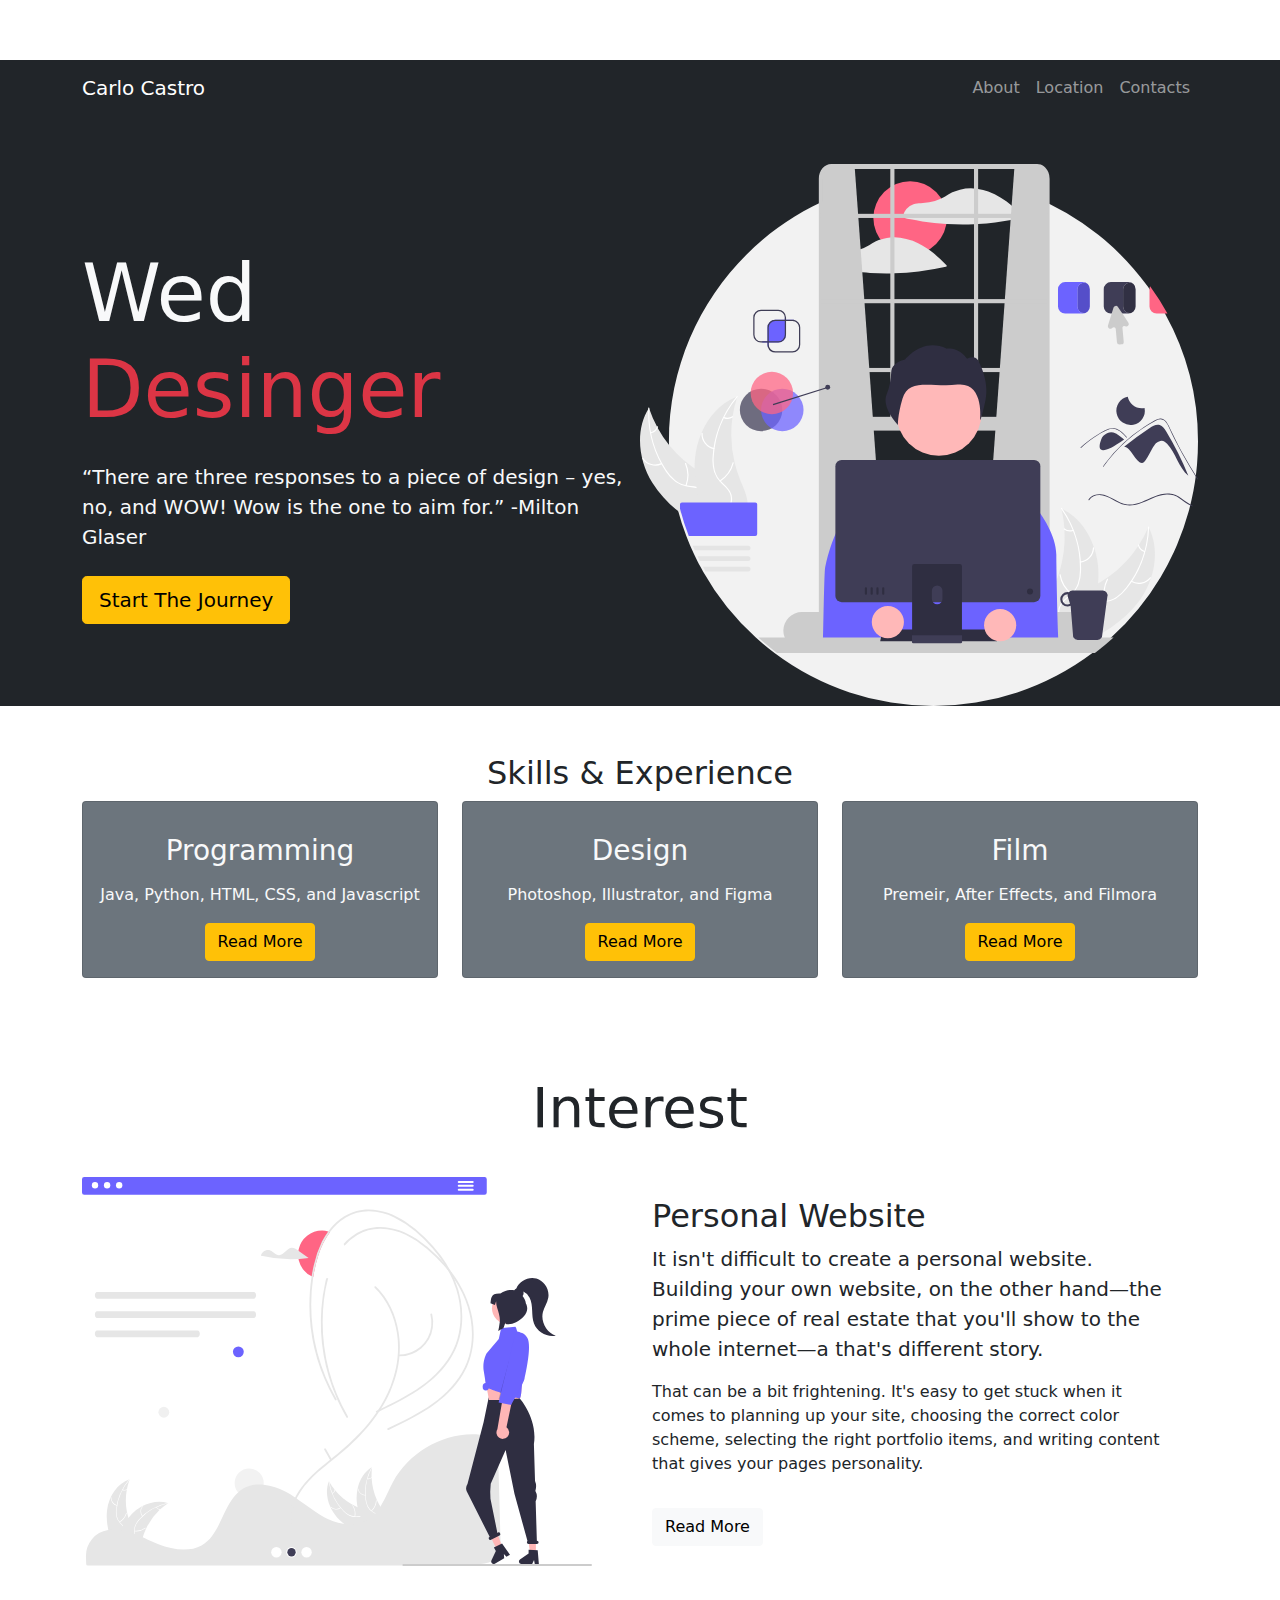
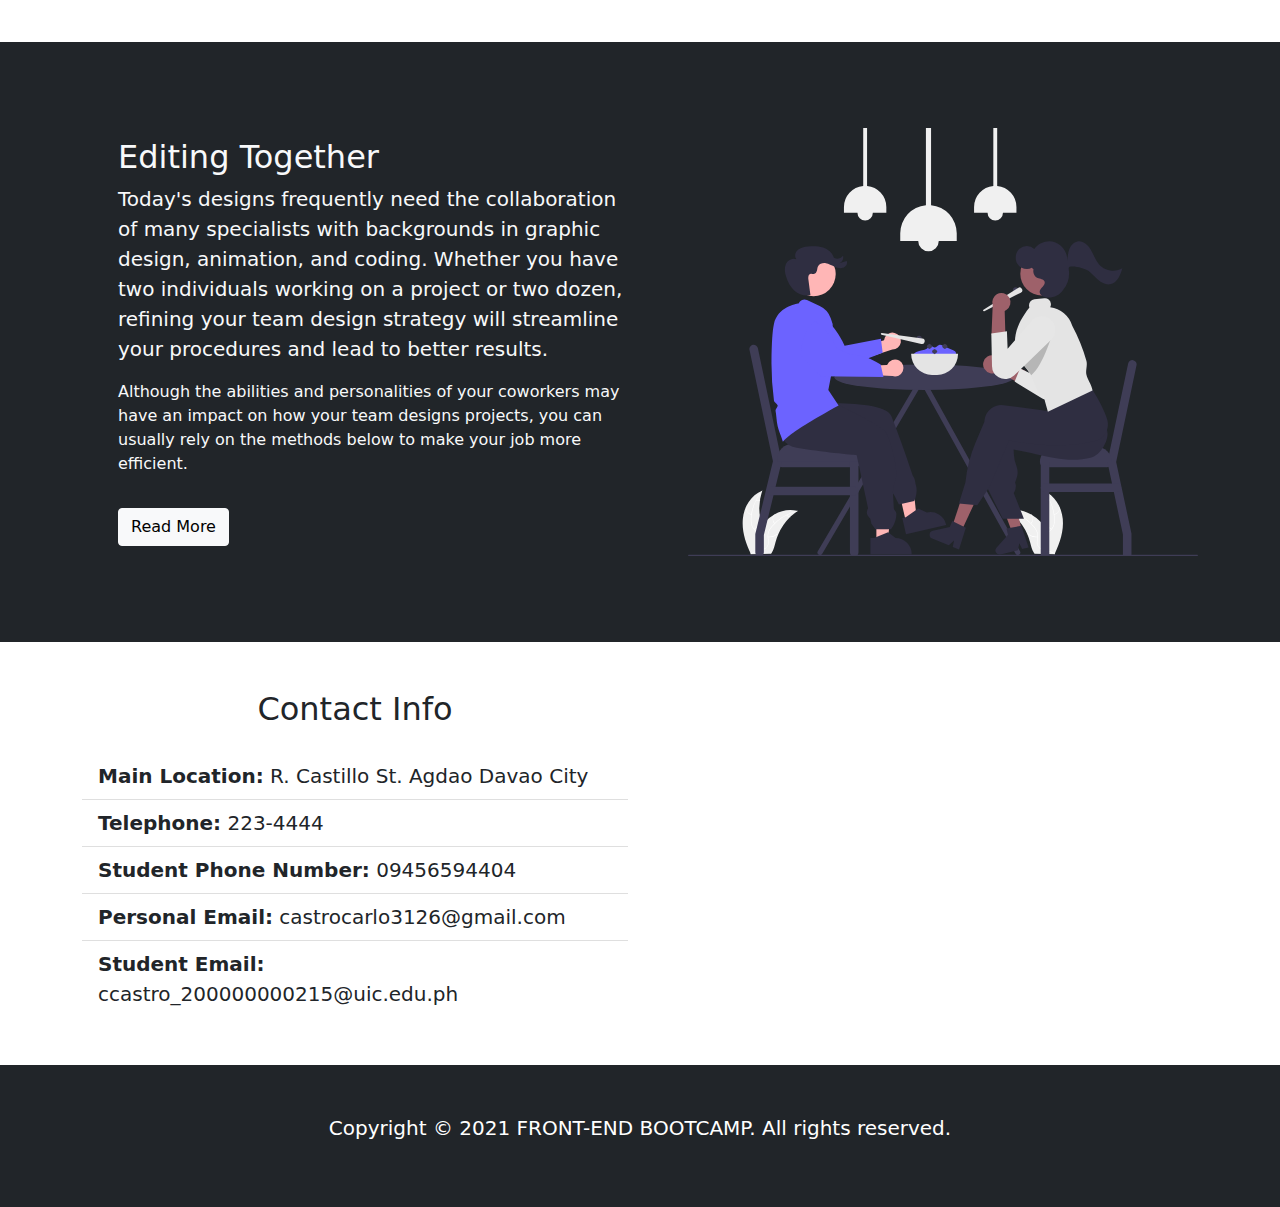
<file: index.html>
<!DOCTYPE html>
<html lang="en">
  <head>
    <meta charset="UTF-8" />
    <meta http-equiv="X-UA-Compatible" content="IE=edge" />
    <meta name="viewport" content="width=device-width, initial-scale=1.0" />
    <link rel="stylesheet" href="css/style.css" />
    <link rel="stylesheet" href="css/bootstrap.min.css" />
    <link rel="stylesheet" href="css/font-awesome.min.css" />
    <link
      href="https://api.mapbox.com/mapbox-gl-js/v2.3.1/mapbox-gl.css"
      rel="stylesheet"
    />
    <title>Frontend Bootcamp</title>
  </head>
  <body>
    <!-- Nav-->
    <nav class="navbar navbar-expand-lg bg-dark navbar-dark">
      <div class="container">
        <a href="#" class="navbar-brand display-2 lead">Carlo Castro</a>

        <button
          class="navbar-toggler"
          type="button"
          data-bs-toggle="collapse"
          data-bs-target="#navmenu"
        >
          <span class="navbar-toggler-icon"></span>
        </button>

        <div class="collapse navbar-collapse" id="navmenu">
          <ul class="navbar-nav ms-auto">
            <li class="nav-item">
              <a href="#learn" class="nav-link">About</a>
            </li>
            <li class="nav-item">
              <a href="#questions" class="nav-link">Location</a>
            </li>
            <li class="nav-item">
              <a href="#instructors" class="nav-link">Contacts</a>
            </li>
          </ul>
        </div>
      </div>
    </nav>

    <!-- Showcase -->
    <section
      class="bg-dark text-light p-5 p-lg-0 pt-lg-5 text-center text-sm-start"
    >
      <div class="container">
        <div class="d-sm-flex align-items-center justify-content-between">
          <div>
            <h1 class="display-1 col-sm-3">
              Wed <span class="text-danger">Desinger </span>
            </h1>
            <p class="lead my-4">
              “There are three responses to a piece of design – yes, no, and
              WOW! Wow is the one to aim for.” -Milton Glaser
            </p>
            <button
              class="btn btn-warning btn-lg"
              data-bs-toggle="modal"
              data-bs-target="#enroll"
            >
              Start The Journey
            </button>
          </div>
          <img
            class="img-fluid w-50 d-none d-sm-block"
            src="img/1.svg"
            alt=""
          />
        </div>
      </div>
    </section>

    <section class="p-5">
      <div class="container">
        <h2 class="text-center text-dark">Skills & Experience</h2>
        <div class="row text-center g-4">
          <div class="col-md">
            <div class="card bg-secondary text-light">
              <div class="card-body text-center">
                <div class="h1 mb-3">
                  <i class="bi bi-laptop"></i>
                </div>
                <h3 class="card-title mb-3">Programming</h3>
                <p class="card-text">Java, Python, HTML, CSS, and Javascript</p>
                <a href="#" class="btn btn-warning">Read More</a>
              </div>
            </div>
          </div>
          <div class="col-md">
            <div class="card bg-secondary text-light">
              <div class="card-body text-center">
                <div class="h1 mb-3">
                  <i class="bi bi-person-square"></i>
                </div>
                <h3 class="card-title mb-3">Design</h3>
                <p class="card-text">Photoshop, Illustrator, and Figma</p>
                <a href="#" class="btn btn-warning">Read More</a>
              </div>
            </div>
          </div>
          <div class="col-md">
            <div class="card bg-secondary text-light">
              <div class="card-body text-center">
                <div class="h1 mb-3">
                  <i class="bi bi-people"></i>
                </div>
                <h3 class="card-title mb-3">Film</h3>
                <p class="card-text">Premeir, After Effects, and Filmora</p>
                <a href="#" class="btn btn-warning">Read More</a>
              </div>
            </div>
          </div>
        </div>
      </div>
    </section>

    <section id="learn" class="p-5">
      <div class="container">
        <h2 class="text-center text-dark display-4 lead">Interest</h2>
        <div class="row align-items-center justify-content-between">
          <div class="col-md">
            <img src="img/2.svg" class="img-fluid" alt="" />
          </div>
          <div class="col-md p-5">
            <h2>Personal Website</h2>
            <p class="lead">
              It isn't difficult to create a personal website. Building your own
              website, on the other hand—the prime piece of real estate that
              you'll show to the whole internet—a that's different story.
            </p>
            <p>
              That can be a bit frightening. It's easy to get stuck when it
              comes to planning up your site, choosing the correct color scheme,
              selecting the right portfolio items, and writing content that
              gives your pages personality.
            </p>
            <a
              href="https://www.themuse.com/advice/the-35-best-personal-websites-weve-ever-seen"
              class="btn btn-light mt-3"
            >
              <i class="bi bi-chevron-right"></i> Read More
            </a>
          </div>
        </div>
      </div>
    </section>

    <section id="learn" class="p-5 bg-dark text-light">
      <div class="container">
        <div class="row align-items-center justify-content-between">
          <div class="col-md p-5">
            <h2>Editing Together</h2>
            <p class="lead">
              Today's designs frequently need the collaboration of many
              specialists with backgrounds in graphic design, animation, and
              coding. Whether you have two individuals working on a project or
              two dozen, refining your team design strategy will streamline your
              procedures and lead to better results.
            </p>
            <p>
              Although the abilities and personalities of your coworkers may
              have an impact on how your team designs projects, you can usually
              rely on the methods below to make your job more efficient.
            </p>
            <a
              href="https://www.uxpin.com/studio/blog/effective-design-teamwork/"
              class="btn btn-light mt-3"
            >
              <i class="bi bi-chevron-right"></i> Read More
            </a>
          </div>
          <div class="col-md">
            <img src="img/3.svg" class="img-fluid" alt="" />
          </div>
        </div>
      </div>
    </section>

    <!-- Contact & Map -->
    <section class="p-5">
      <div class="container">
        <div class="row g-4">
          <div class="col-md">
            <h2 class="text-center mb-4">Contact Info</h2>
            <ul class="list-group list-group-flush lead">
              <li class="list-group-item">
                <span class="fw-bold">Main Location:</span> R. Castillo St.
                Agdao Davao City
              </li>
              <li class="list-group-item">
                <span class="fw-bold">Telephone:</span> 223-4444
              </li>
              <li class="list-group-item">
                <span class="fw-bold">Student Phone Number:</span> 09456594404
              </li>
              <li class="list-group-item">
                <span class="fw-bold">Personal Email:</span>
                castrocarlo3126@gmail.com
              </li>
              <li class="list-group-item">
                <span class="fw-bold">Student Email:</span>
                ccastro_200000000215@uic.edu.ph
              </li>
            </ul>
          </div>
          <div class="col-md">
            <div id="map"></div>
          </div>
        </div>
      </div>
    </section>

    <!-- Footer -->
    <footer class="p-5 bg-dark text-white text-center position-relative">
      <div class="container">
        <p class="lead">
          Copyright &copy; 2021 FRONT-END BOOTCAMP. All rights reserved.
        </p>

        <a href="#" class="position-absolute bottom-0 end-0 p-5">
          <i class="bi bi-arrow-up-circle h1"></i>
        </a>
      </div>
    </footer>

    <script scr="js/bootstrap.bundle.min.js"></script>
    <script src="https://api.mapbox.com/mapbox-gl-js/v2.3.1/mapbox-gl.js"></script>
    <script>
      mapboxgl.accessToken =
        "pk.eyJ1IjoicmFpc2VyMzEzMiIsImEiOiJja3Uycm81bWgyazlhMm5xbXZsdDRzd3NkIn0.WwTdABrh0j5VyKFViwL13w";
      var map = new mapboxgl.Map({
        container: "map",
        style: "mapbox://styles/mapbox/streets-v11",
        center: [125.630485, 7.087238],
        zoom: 14,
      });
    </script>
  </body>
</html>
</file>
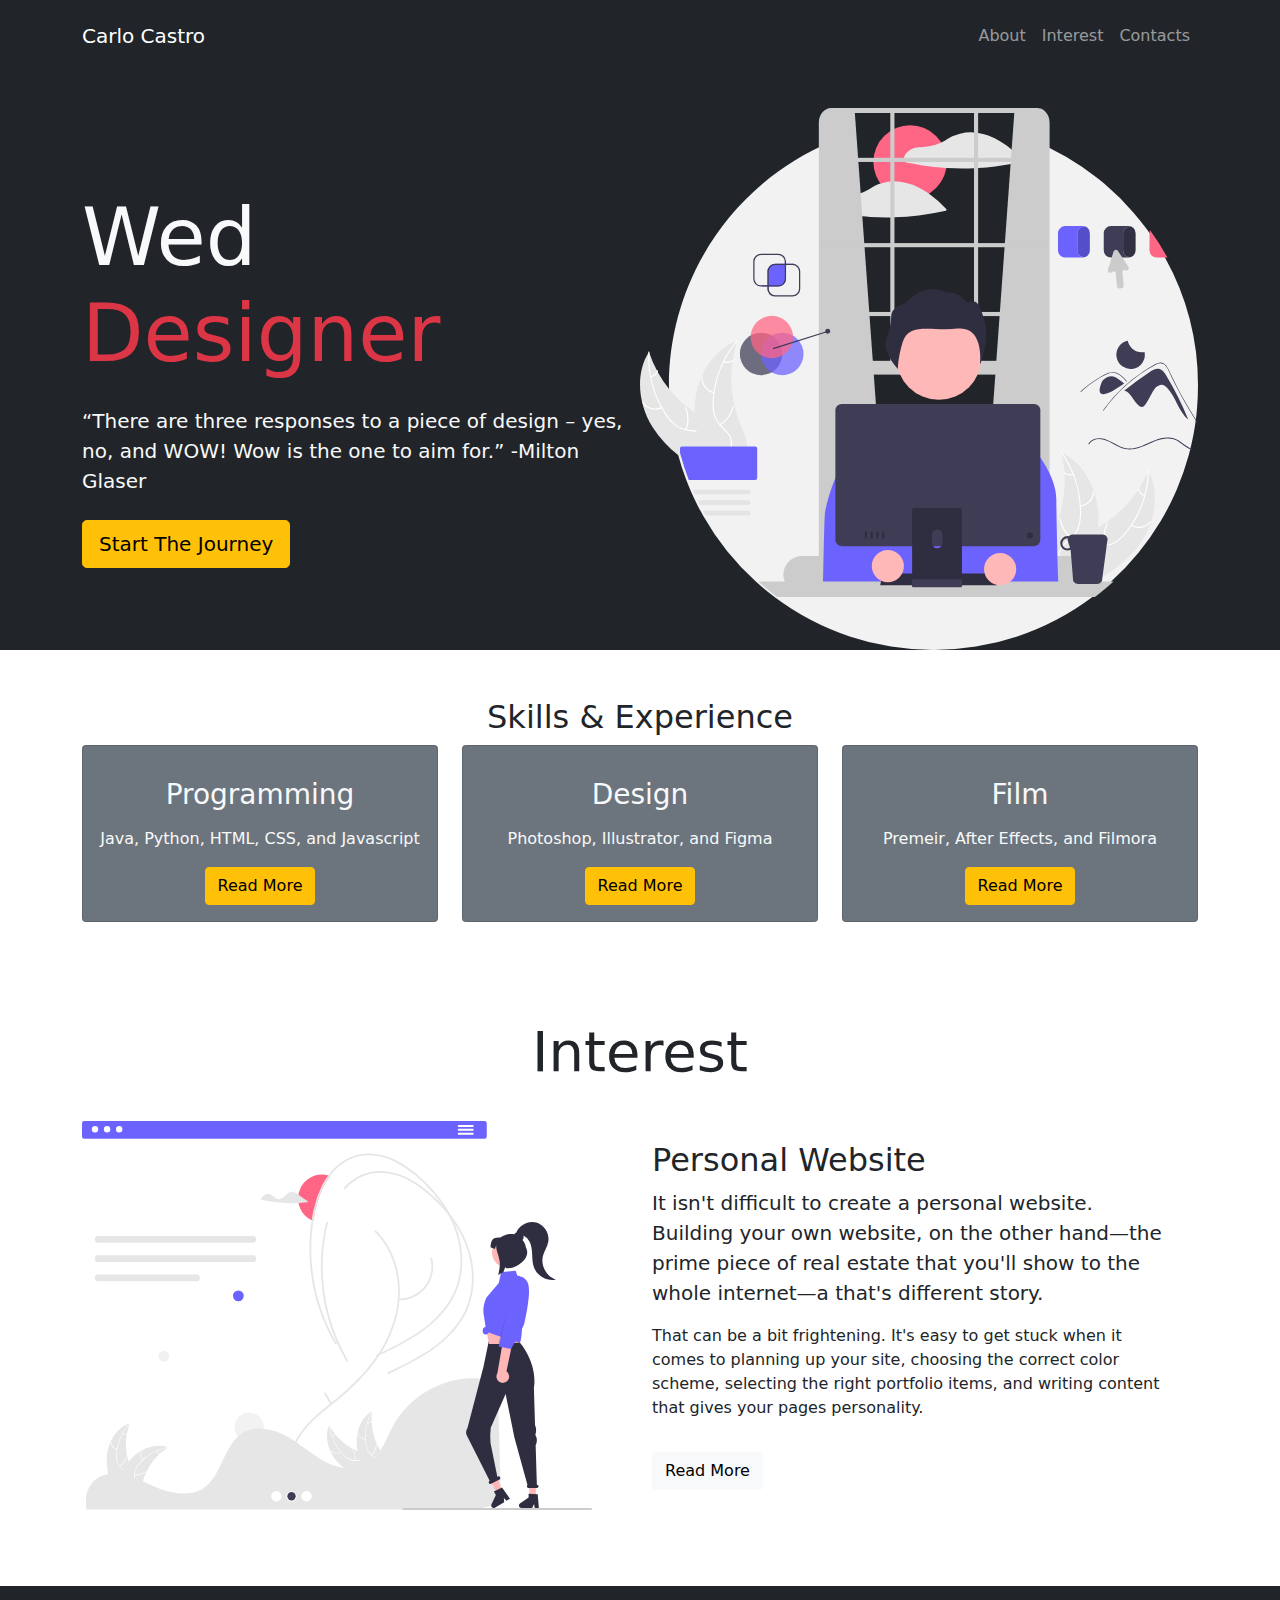
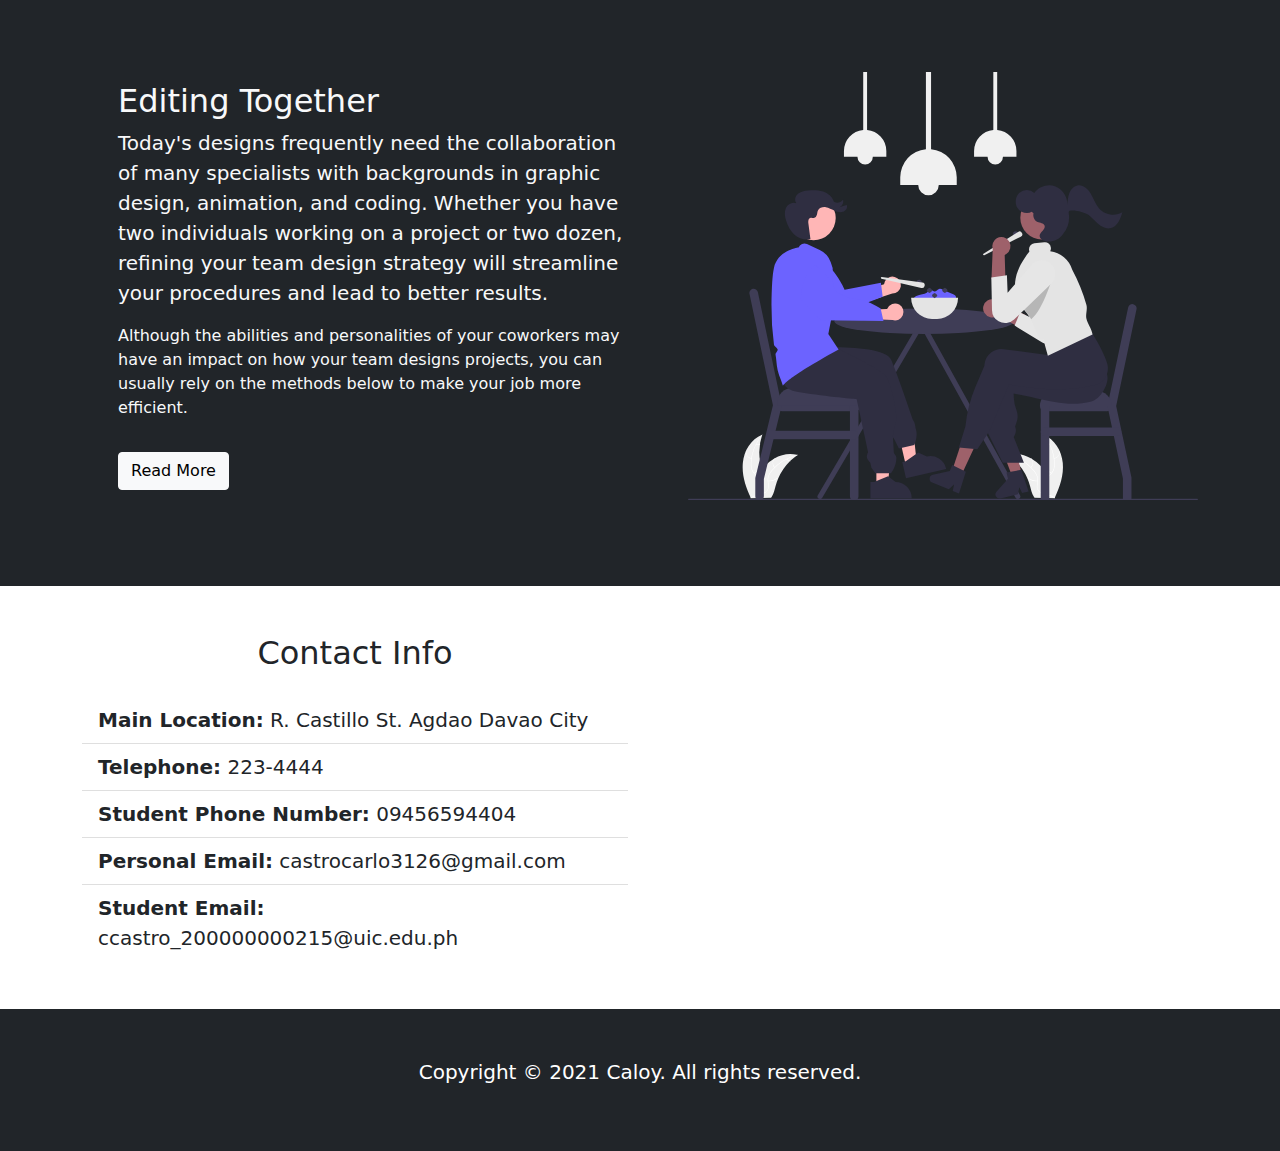
<file: responsive.html>
<!DOCTYPE html>
<html lang="en">
  <head>
    <meta charset="UTF-8" />
    <meta http-equiv="X-UA-Compatible" content="IE=edge" />
    <meta name="viewport" content="width=device-width, initial-scale=1.0" />
    <link rel="stylesheet" href="css/bootstrap.min.css" />
    <link rel="stylesheet" href="css/font-awesome.min.css" />
    <link
      href="https://api.mapbox.com/mapbox-gl-js/v2.3.1/mapbox-gl.css"
      rel="stylesheet"
    />
    <link rel="stylesheet" href="css/style.css" />
    <title>Frontend Bootcamp</title>
  </head>
  <body>
    <!-- Nav-->
    <nav class="navbar navbar-expand-lg bg-dark navbar-dark py-3 fixed-top">
      <div class="container">
        <a href="#" class="navbar-brand display-2 lead">Carlo Castro</a>

        <button
          class="navbar-toggler"
          type="button"
          data-bs-toggle="collapse"
          data-bs-target="#navbar"
        >
          <span class="navbar-toggler-icon"></span>
        </button>

        <div class="collapse navbar-collapse" id="navbar">
          <ul class="navbar-nav ms-auto">
            <li class="nav-item">
              <a href="#int" class="nav-link">About</a>
            </li>
            <li class="nav-item">
              <a href="#learn" class="nav-link">Interest</a>
            </li>
            <li class="nav-item">
              <a href="#con" class="nav-link">Contacts</a>
            </li>
          </ul>
        </div>
      </div>
    </nav>

    <!-- Showcase -->
    <section
      class="bg-dark text-light p-5 p-lg-0 pt-lg-5 text-center text-sm-start"
      id="about"
    >
      <div class="container">
        <div class="d-sm-flex align-items-center justify-content-between">
          <div>
            <h1 class="display-1 col-sm-3">
              Wed <span class="text-danger">Designer </span>
            </h1>
            <p class="lead my-4">
              “There are three responses to a piece of design – yes, no, and
              WOW! Wow is the one to aim for.” -Milton Glaser
            </p>
            <button
              class="btn btn-warning btn-lg"
              data-bs-toggle="modal"
              data-bs-target="#enroll"
            >
              Start The Journey
            </button>
          </div>
          <img
            class="img-fluid w-50 d-none d-sm-block"
            src="img/1.svg"
            alt=""
          />
        </div>
      </div>
    </section>
    <!-- Interest -->
    <section class="p-5" id="int">
      <div class="container">
        <h2 class="text-center text-dark">Skills & Experience</h2>
        <div class="row text-center g-4">
          <div class="col-md">
            <div class="card bg-secondary text-light">
              <div class="card-body text-center">
                <div class="h1 mb-3">
                  <i class="bi bi-laptop"></i>
                </div>
                <h3 class="card-title mb-3">Programming</h3>
                <p class="card-text">Java, Python, HTML, CSS, and Javascript</p>
                <a href="#" class="btn btn-warning">Read More</a>
              </div>
            </div>
          </div>
          <div class="col-md">
            <div class="card bg-secondary text-light">
              <div class="card-body text-center">
                <div class="h1 mb-3">
                  <i class="bi bi-person-square"></i>
                </div>
                <h3 class="card-title mb-3">Design</h3>
                <p class="card-text">Photoshop, Illustrator, and Figma</p>
                <a href="#" class="btn btn-warning">Read More</a>
              </div>
            </div>
          </div>
          <div class="col-md">
            <div class="card bg-secondary text-light">
              <div class="card-body text-center">
                <div class="h1 mb-3">
                  <i class="bi bi-people"></i>
                </div>
                <h3 class="card-title mb-3">Film</h3>
                <p class="card-text">Premeir, After Effects, and Filmora</p>
                <a href="#" class="btn btn-warning">Read More</a>
              </div>
            </div>
          </div>
        </div>
      </div>
    </section>

    <section id="learn" class="p-5">
      <div class="container">
        <h2 class="text-center text-dark display-4 lead">Interest</h2>
        <div class="row align-items-center justify-content-between">
          <div class="col-md">
            <img src="img/2.svg" class="img-fluid" alt="" />
          </div>
          <div class="col-md p-5">
            <h2>Personal Website</h2>
            <p class="lead">
              It isn't difficult to create a personal website. Building your own
              website, on the other hand—the prime piece of real estate that
              you'll show to the whole internet—a that's different story.
            </p>
            <p>
              That can be a bit frightening. It's easy to get stuck when it
              comes to planning up your site, choosing the correct color scheme,
              selecting the right portfolio items, and writing content that
              gives your pages personality.
            </p>
            <a
              href="https://www.themuse.com/advice/the-35-best-personal-websites-weve-ever-seen"
              class="btn btn-light mt-3"
            >
              <i class="bi bi-chevron-right"></i> Read More
            </a>
          </div>
        </div>
      </div>
    </section>

    <section id="learn" class="p-5 bg-dark text-light">
      <div class="container">
        <div class="row align-items-center justify-content-between">
          <div class="col-md p-5">
            <h2>Editing Together</h2>
            <p class="lead">
              Today's designs frequently need the collaboration of many
              specialists with backgrounds in graphic design, animation, and
              coding. Whether you have two individuals working on a project or
              two dozen, refining your team design strategy will streamline your
              procedures and lead to better results.
            </p>
            <p>
              Although the abilities and personalities of your coworkers may
              have an impact on how your team designs projects, you can usually
              rely on the methods below to make your job more efficient.
            </p>
            <a
              href="https://www.uxpin.com/studio/blog/effective-design-teamwork/"
              class="btn btn-light mt-3"
            >
              <i class="bi bi-chevron-right"></i> Read More
            </a>
          </div>
          <div class="col-md">
            <img src="img/3.svg" class="img-fluid" alt="" />
          </div>
        </div>
      </div>
    </section>

    <!-- Contact & Map -->
    <section class="p-5" id="con">
      <div class="container">
        <div class="row g-4">
          <div class="col-md">
            <h2 class="text-center mb-4">Contact Info</h2>
            <ul class="list-group list-group-flush lead">
              <li class="list-group-item">
                <span class="fw-bold">Main Location:</span> R. Castillo St.
                Agdao Davao City
              </li>
              <li class="list-group-item">
                <span class="fw-bold">Telephone:</span> 223-4444
              </li>
              <li class="list-group-item">
                <span class="fw-bold">Student Phone Number:</span> 09456594404
              </li>
              <li class="list-group-item">
                <span class="fw-bold">Personal Email:</span>
                castrocarlo3126@gmail.com
              </li>
              <li class="list-group-item">
                <span class="fw-bold">Student Email:</span>
                ccastro_200000000215@uic.edu.ph
              </li>
            </ul>
          </div>
          <div class="col-md">
            <div id="map"></div>
          </div>
        </div>
      </div>
    </section>

    <!-- Footer -->
    <footer class="p-5 bg-dark text-white text-center position-relative">
      <div class="container">
        <p class="lead">Copyright &copy; 2021 Caloy. All rights reserved.</p>

        <a href="#" class="position-absolute bottom-0 end-0 p-5">
          <i class="bi bi-arrow-up-circle h1"></i>
        </a>
      </div>
    </footer>
    <!-- Footer end -->
    <script
      src="https://cdn.jsdelivr.net/npm/bootstrap@5.0.1/dist/js/bootstrap.bundle.min.js"
      integrity="sha384-gtEjrD/SeCtmISkJkNUaaKMoLD0//ElJ19smozuHV6z3Iehds+3Ulb9Bn9Plx0x4"
      crossorigin="anonymous"
    ></script>
    <script src="https://api.mapbox.com/mapbox-gl-js/v2.3.1/mapbox-gl.js"></script>
    <script>
      mapboxgl.accessToken =
        "pk.eyJ1IjoicmFpc2VyMzEzMiIsImEiOiJja3Uycm81bWgyazlhMm5xbXZsdDRzd3NkIn0.WwTdABrh0j5VyKFViwL13w";
      var map = new mapboxgl.Map({
        container: "map",
        style: "mapbox://styles/mapbox/streets-v11",
        center: [125.630485, 7.087238],
        zoom: 14,
      });
    </script>
  </body>
</html>
</file>
<file: css/style.css>
body::before {
  display: block;
  content: "";
  height: 60px;
}

#map {
  width: 100%;
  height: 100%;
  border-radius: 10px;
}

@media (min-width: 768px) {
  #maps {
    width: 10px;
  }
}
</file>
